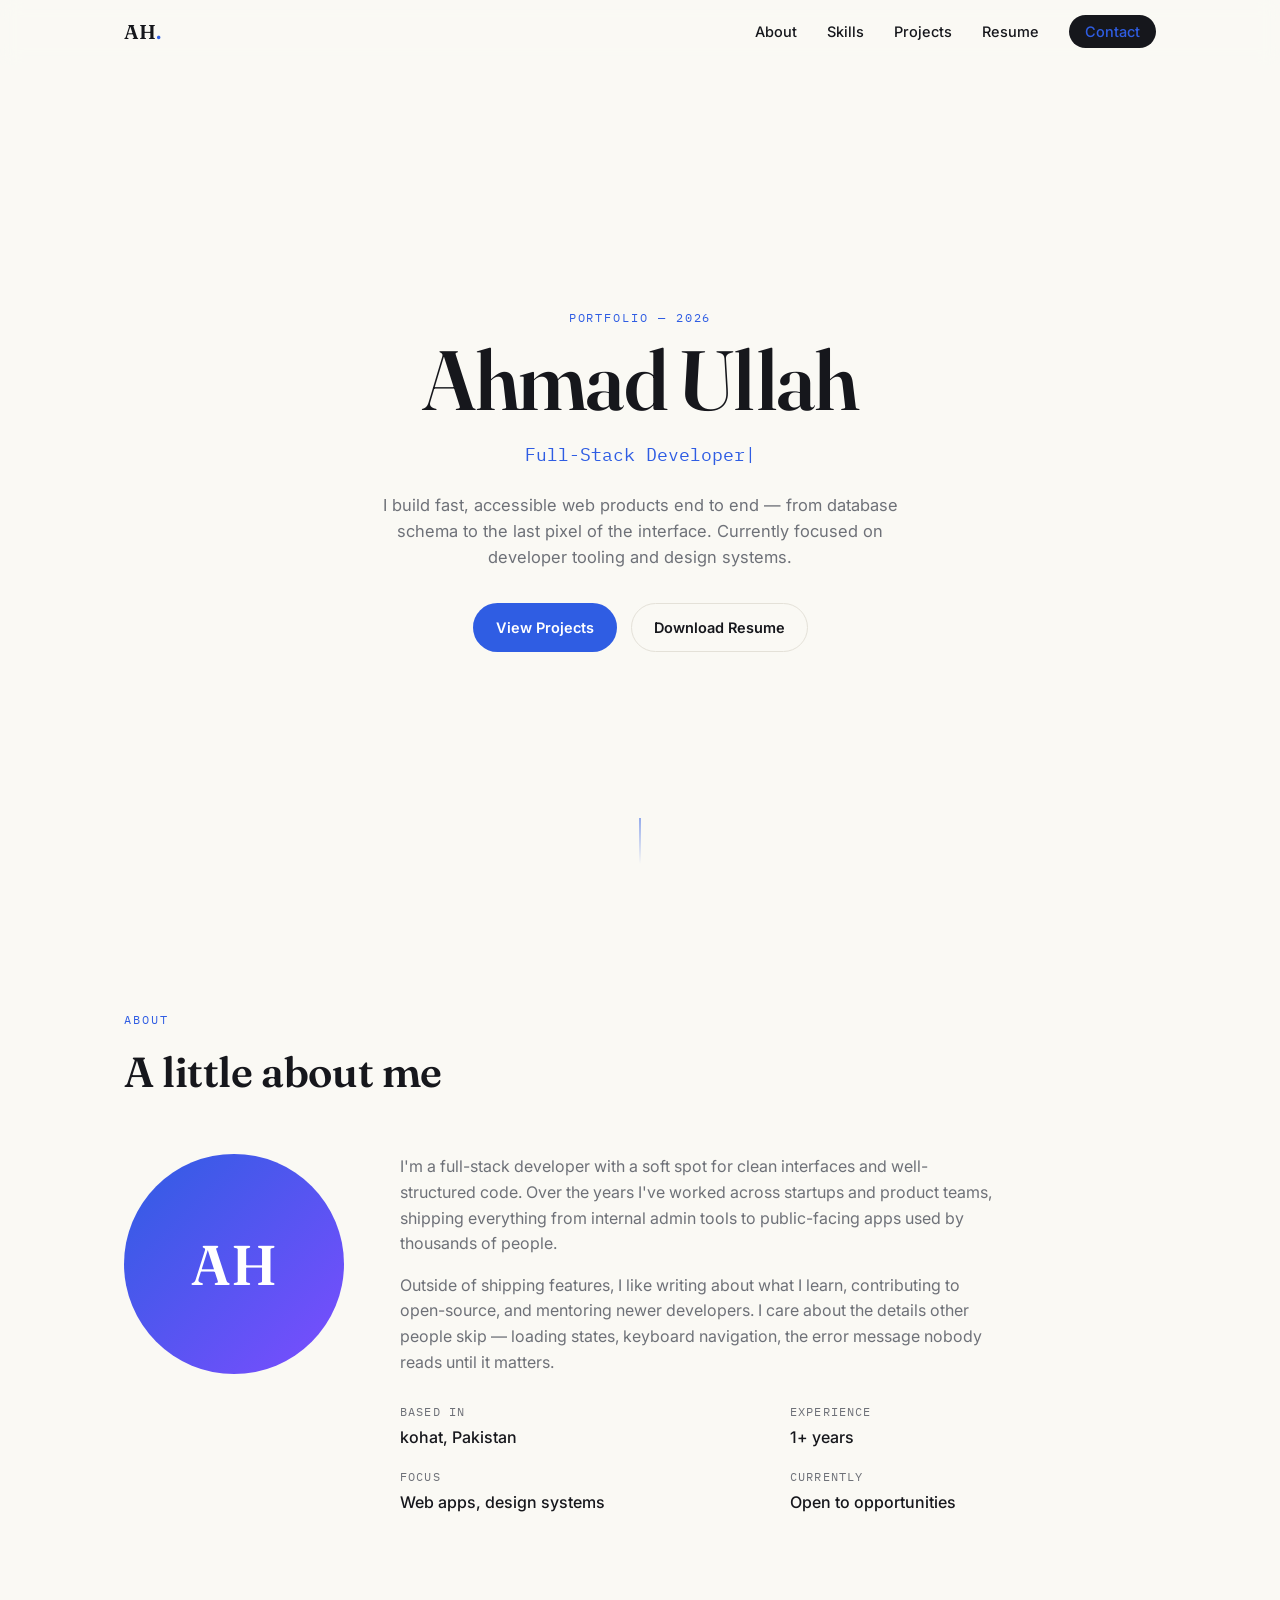
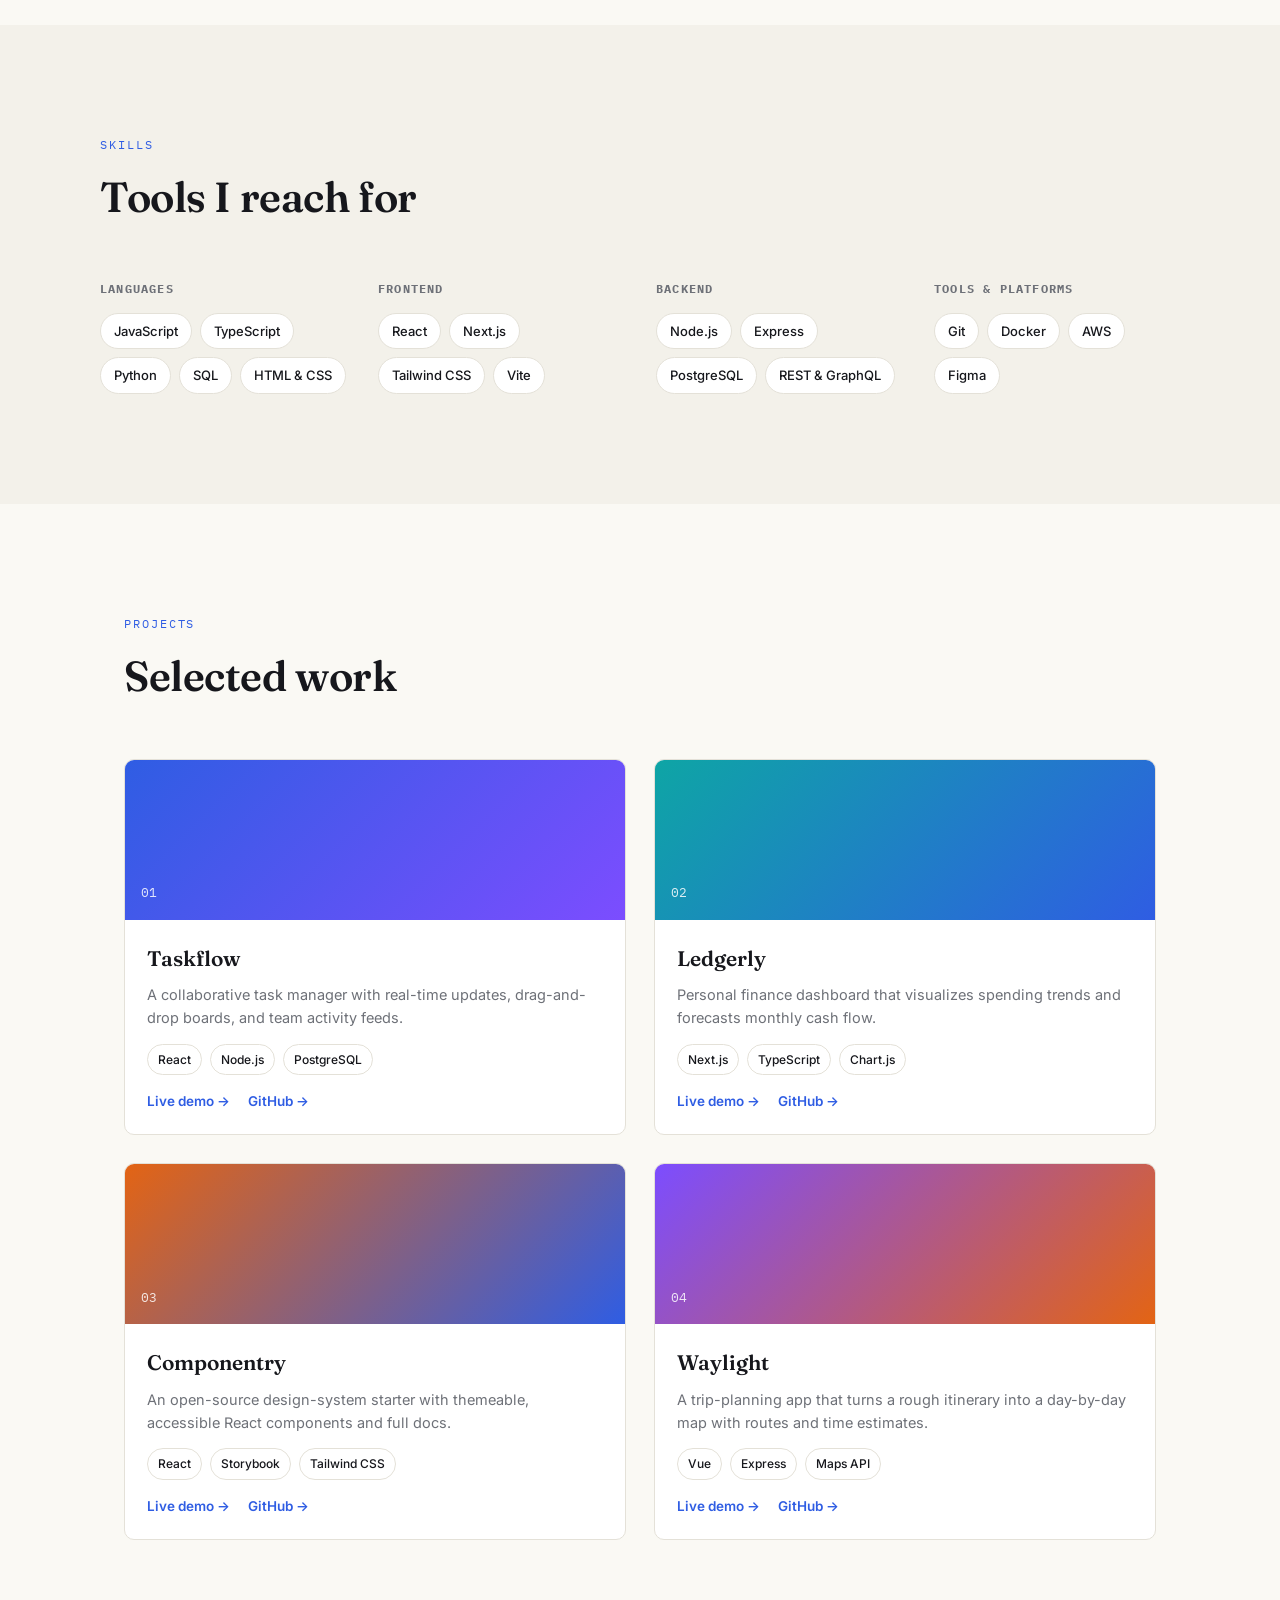
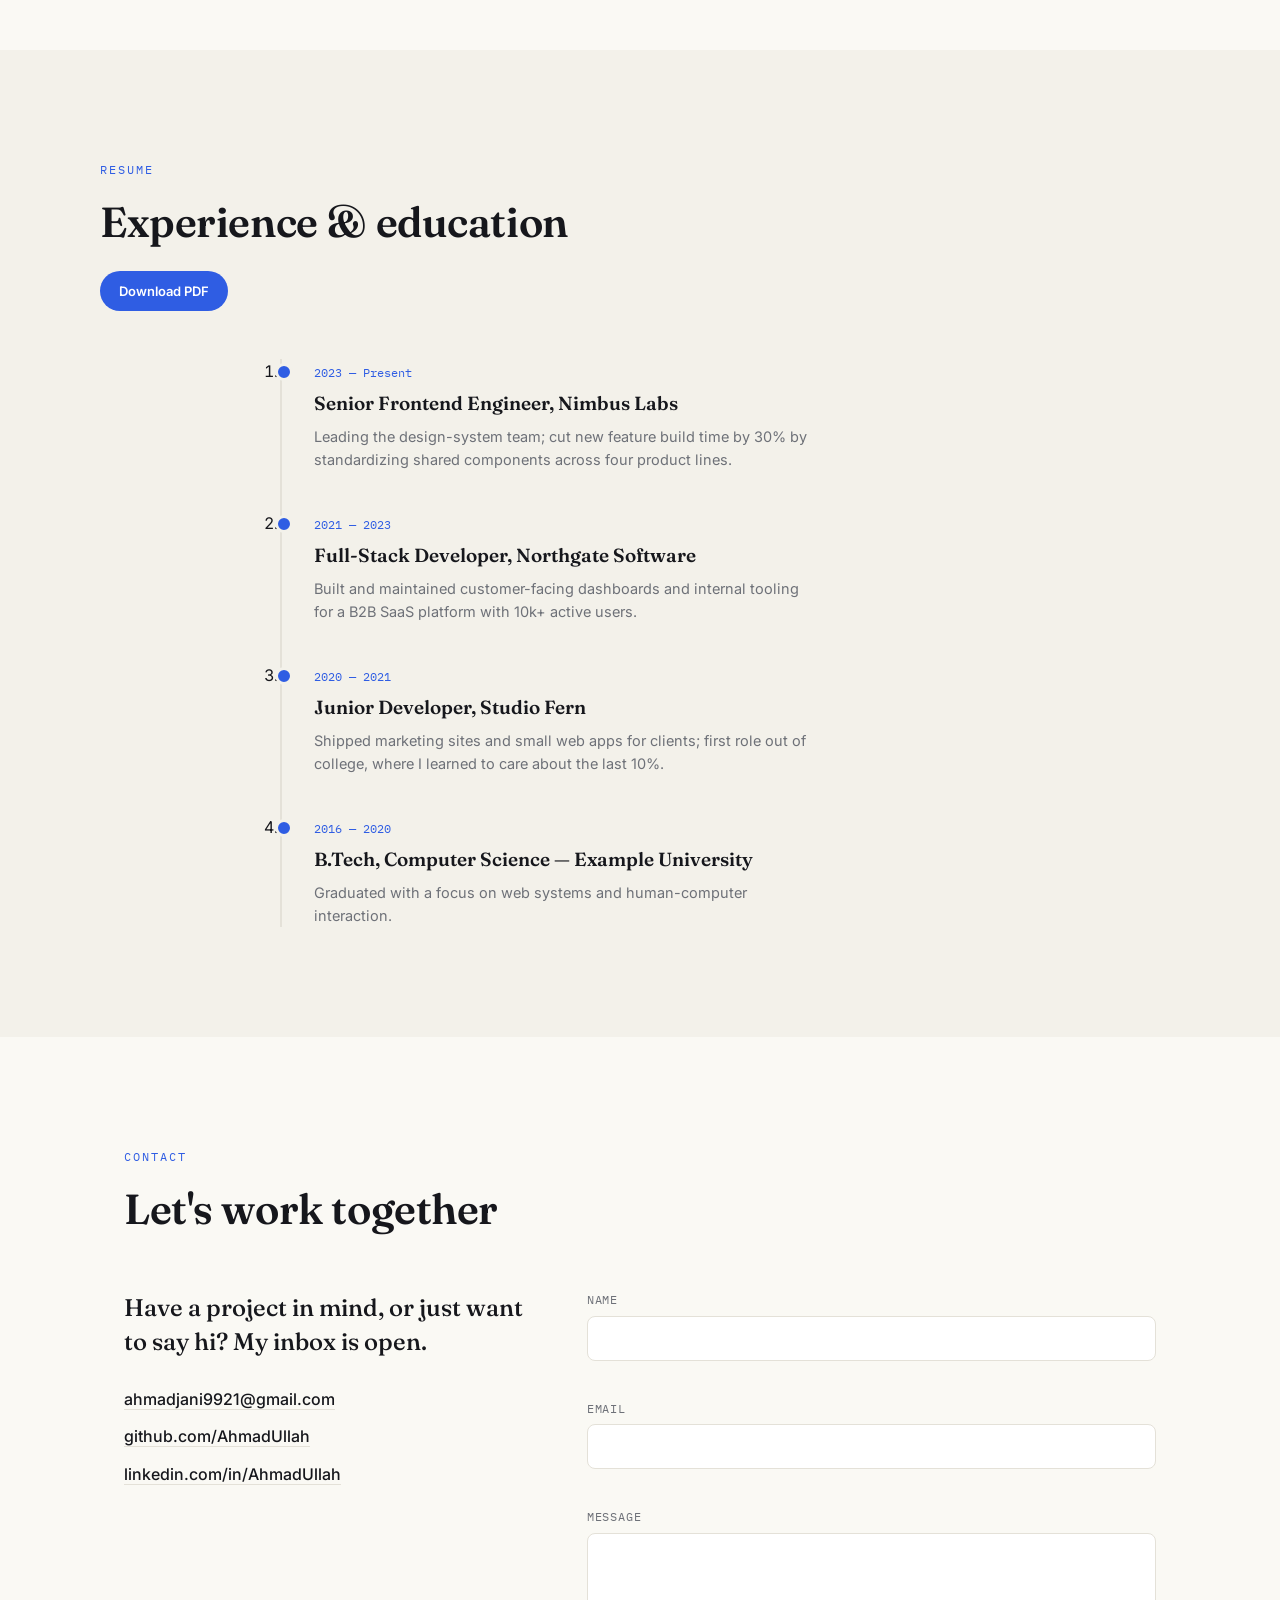
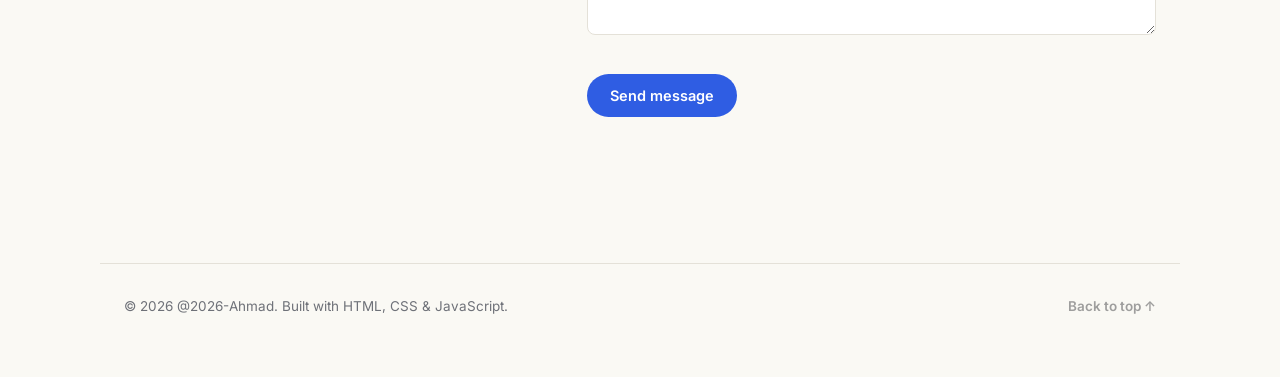
<file: Index.html>
<!DOCTYPE html>
<html lang="en">
<head>
<meta charset="UTF-8" />
<meta name="viewport" content="width=device-width, initial-scale=1.0" />
<title>Ahmad Ullah — Full-Stack Developer</title>
<meta name="description" content="Portfolio of Ahmad Ullah — full-stack developer. Projects, skills, resume and contact." />

<!-- Fonts: Fraunces (serif display), Inter (body), IBM Plex Mono (labels/tags) -->
<link rel="preconnect" href="https://fonts.googleapis.com" />
<link href="https://fonts.googleapis.com/css2?family=Fraunces:opsz,wght@9..144,300;9..144,500;9..144,600;9..144,700&family=Inter:wght@400;500;600&family=IBM+Plex+Mono:wght@400;500&display=swap" rel="stylesheet" />

<link rel="stylesheet" href="styles.css" />
</head>
<body>

<!-- ============ NAV ============ -->
<header class="site-header" id="siteHeader">
  <nav class="nav">
    <a href="#home" class="nav__logo">AH<span class="nav__logo-dot">.</span></a>

    <button class="nav__toggle" id="navToggle" aria-label="Toggle menu" aria-expanded="false">
      <span></span><span></span><span></span>
    </button>

    <ul class="nav__links" id="navLinks">
      <li><a href="#about" class="nav__link">About</a></li>
      <li><a href="#skills" class="nav__link">Skills</a></li>
      <li><a href="#projects" class="nav__link">Projects</a></li>
      <li><a href="#resume" class="nav__link">Resume</a></li>
      <li><a href="#contact" class="nav__link nav__link--cta">Contact</a></li>
    </ul>
  </nav>
</header>

<main>

  <!-- ============ HERO ============ -->
  <section class="hero" id="home">
    <div class="hero__inner">
      <p class="eyebrow">PORTFOLIO — 2026</p>
      <h1 class="hero__name">Ahmad Ullah</h1>
      <p class="hero__role">
        <span id="typewriter"></span><span class="hero__cursor" aria-hidden="true">|</span>
      </p>
      <p class="hero__bio">
        I build fast, accessible web products end to end — from database schema
        to the last pixel of the interface. Currently focused on developer
        tooling and design systems.
      </p>
      <div class="hero__actions">
        <a href="#projects" class="btn btn--primary">View Projects</a>
        <a href="resume.pdf" class="btn btn--ghost" download>Download Resume</a>
      </div>
    </div>
    <a href="#about" class="scroll-cue" aria-label="Scroll to About section">
      <span></span>
    </a>
  </section>

  <!-- ============ ABOUT ============ -->
  <section class="section" id="about">
    <div class="section__head">
      <p class="eyebrow">About</p>
      <h2 class="section__title">A little about me</h2>
    </div>

    <div class="about">
      <div class="about__portrait reveal" aria-hidden="true">
        <span>AH</span>
      </div>

      <div class="about__content reveal">
        <p>
          I'm a full-stack developer with a soft spot for clean interfaces and
          well-structured code. Over the years I've worked across startups and
          product teams, shipping everything from internal admin tools to
          public-facing apps used by thousands of people.
        </p>
        <p>
          Outside of shipping features, I like writing about what I learn,
          contributing to open-source, and mentoring newer developers.
          I care about the details other people skip — loading states,
          keyboard navigation, the error message nobody reads until it matters.
        </p>

        <dl class="facts">
          <div class="facts__item">
            <dt>Based in</dt>
            <dd>kohat, Pakistan</dd>
          </div>
          <div class="facts__item">
            <dt>Experience</dt>
            <dd>1+ years</dd>
          </div>
          <div class="facts__item">
            <dt>Focus</dt>
            <dd>Web apps, design systems</dd>
          </div>
          <div class="facts__item">
            <dt>Currently</dt>
            <dd>Open to opportunities</dd>
          </div>
        </dl>
      </div>
    </div>
  </section>

  <!-- ============ SKILLS ============ -->
  <section class="section section--tint" id="skills">
    <div class="section__head">
      <p class="eyebrow">Skills</p>
      <h2 class="section__title">Tools I reach for</h2>
    </div>

    <div class="skills">
      <div class="skills__group reveal">
        <h3 class="skills__label">Languages</h3>
        <ul class="tags">
          <li class="tag">JavaScript</li>
          <li class="tag">TypeScript</li>
          <li class="tag">Python</li>
          <li class="tag">SQL</li>
          <li class="tag">HTML &amp; CSS</li>
        </ul>
      </div>

      <div class="skills__group reveal">
        <h3 class="skills__label">Frontend</h3>
        <ul class="tags">
          <li class="tag">React</li>
          <li class="tag">Next.js</li>
          <li class="tag">Tailwind CSS</li>
          <li class="tag">Vite</li>
        </ul>
      </div>

      <div class="skills__group reveal">
        <h3 class="skills__label">Backend</h3>
        <ul class="tags">
          <li class="tag">Node.js</li>
          <li class="tag">Express</li>
          <li class="tag">PostgreSQL</li>
          <li class="tag">REST &amp; GraphQL</li>
        </ul>
      </div>

      <div class="skills__group reveal">
        <h3 class="skills__label">Tools &amp; Platforms</h3>
        <ul class="tags">
          <li class="tag">Git</li>
          <li class="tag">Docker</li>
          <li class="tag">AWS</li>
          <li class="tag">Figma</li>
        </ul>
      </div>
    </div>
  </section>

  <!-- ============ PROJECTS ============ -->
  <section class="section" id="projects">
    <div class="section__head">
      <p class="eyebrow">Projects</p>
      <h2 class="section__title">Selected work</h2>
    </div>

    <div class="projects">

      <article class="project-card reveal">
        <div class="project-card__thumb" style="--from:#2F5DE3; --to:#7C4DFF;">
          <span>01</span>
        </div>
        <div class="project-card__body">
          <h3 class="project-card__title">Taskflow</h3>
          <p class="project-card__desc">
            A collaborative task manager with real-time updates, drag-and-drop
            boards, and team activity feeds.
          </p>
          <ul class="tags tags--small">
            <li class="tag">React</li>
            <li class="tag">Node.js</li>
            <li class="tag">PostgreSQL</li>
          </ul>
          <div class="project-card__links">
            <a href="#" class="link-arrow">Live demo →</a>
            <a href="#" class="link-arrow">GitHub →</a>
          </div>
        </div>
      </article>

      <article class="project-card reveal">
        <div class="project-card__thumb" style="--from:#0EA5A5; --to:#2F5DE3;">
          <span>02</span>
        </div>
        <div class="project-card__body">
          <h3 class="project-card__title">Ledgerly</h3>
          <p class="project-card__desc">
            Personal finance dashboard that visualizes spending trends and
            forecasts monthly cash flow.
          </p>
          <ul class="tags tags--small">
            <li class="tag">Next.js</li>
            <li class="tag">TypeScript</li>
            <li class="tag">Chart.js</li>
          </ul>
          <div class="project-card__links">
            <a href="#" class="link-arrow">Live demo →</a>
            <a href="#" class="link-arrow">GitHub →</a>
          </div>
        </div>
      </article>

      <article class="project-card reveal">
        <div class="project-card__thumb" style="--from:#E36414; --to:#2F5DE3;">
          <span>03</span>
        </div>
        <div class="project-card__body">
          <h3 class="project-card__title">Componentry</h3>
          <p class="project-card__desc">
            An open-source design-system starter with themeable, accessible
            React components and full docs.
          </p>
          <ul class="tags tags--small">
            <li class="tag">React</li>
            <li class="tag">Storybook</li>
            <li class="tag">Tailwind CSS</li>
          </ul>
          <div class="project-card__links">
            <a href="#" class="link-arrow">Live demo →</a>
            <a href="#" class="link-arrow">GitHub →</a>
          </div>
        </div>
      </article>

      <article class="project-card reveal">
        <div class="project-card__thumb" style="--from:#7C4DFF; --to:#E36414;">
          <span>04</span>
        </div>
        <div class="project-card__body">
          <h3 class="project-card__title">Waylight</h3>
          <p class="project-card__desc">
            A trip-planning app that turns a rough itinerary into a day-by-day
            map with routes and time estimates.
          </p>
          <ul class="tags tags--small">
            <li class="tag">Vue</li>
            <li class="tag">Express</li>
            <li class="tag">Maps API</li>
          </ul>
          <div class="project-card__links">
            <a href="#" class="link-arrow">Live demo →</a>
            <a href="#" class="link-arrow">GitHub →</a>
          </div>
        </div>
      </article>

    </div>
  </section>

  <!-- ============ RESUME ============ -->
  <section class="section section--tint" id="resume">
    <div class="section__head">
      <p class="eyebrow">Resume</p>
      <h2 class="section__title">Experience &amp; education</h2>
      <a href="resume.pdf" class="btn btn--primary btn--small" download>Download PDF</a>
    </div>

    <ol class="timeline">
      <li class="timeline__item reveal">
        <div class="timeline__date">2023 — Present</div>
        <h3 class="timeline__title">Senior Frontend Engineer, Nimbus Labs</h3>
        <p class="timeline__desc">
          Leading the design-system team; cut new feature build time by 30%
          by standardizing shared components across four product lines.
        </p>
      </li>
      <li class="timeline__item reveal">
        <div class="timeline__date">2021 — 2023</div>
        <h3 class="timeline__title">Full-Stack Developer, Northgate Software</h3>
        <p class="timeline__desc">
          Built and maintained customer-facing dashboards and internal tooling
          for a B2B SaaS platform with 10k+ active users.
        </p>
      </li>
      <li class="timeline__item reveal">
        <div class="timeline__date">2020 — 2021</div>
        <h3 class="timeline__title">Junior Developer, Studio Fern</h3>
        <p class="timeline__desc">
          Shipped marketing sites and small web apps for clients; first role
          out of college, where I learned to care about the last 10%.
        </p>
      </li>
      <li class="timeline__item reveal">
        <div class="timeline__date">2016 — 2020</div>
        <h3 class="timeline__title">B.Tech, Computer Science — Example University</h3>
        <p class="timeline__desc">
          Graduated with a focus on web systems and human-computer
          interaction.
        </p>
      </li>
    </ol>
  </section>

  <!-- ============ CONTACT ============ -->
  <section class="section" id="contact">
    <div class="section__head">
      <p class="eyebrow">Contact</p>
      <h2 class="section__title">Let's work together</h2>
    </div>

    <div class="contact">
      <div class="contact__info reveal">
        <p class="contact__lead">
          Have a project in mind, or just want to say hi? My inbox is open.
        </p>
        <ul class="contact__list">
          <li>
            <a href="mailto:hello@alexrivera.dev">ahmadjani9921@gmail.com</a>
          </li>
          <li>
            <a href="https://github.com/" target="_blank" rel="noopener noreferrer">github.com/AhmadUllah</a>
          </li>
          <li>
            <a href="https://linkedin.com/" target="_blank" rel="noopener noreferrer">linkedin.com/in/AhmadUllah</a>
          </li>
        </ul>
      </div>

      <form class="contact__form reveal" id="contactForm" novalidate>
        <div class="field">
          <label for="name">Name</label>
          <input type="text" id="name" name="name" required />
          <span class="field__error" id="nameError"></span>
        </div>
        <div class="field">
          <label for="email">Email</label>
          <input type="email" id="email" name="email" required />
          <span class="field__error" id="emailError"></span>
        </div>
        <div class="field">
          <label for="message">Message</label>
          <textarea id="message" name="message" rows="4" required></textarea>
          <span class="field__error" id="messageError"></span>
        </div>
        <button type="submit" class="btn btn--primary">Send message</button>
        <p class="contact__status" id="formStatus" role="status" aria-live="polite"></p>
      </form>
    </div>
  </section>

</main>

<!-- ============ FOOTER ============ -->
<footer class="site-footer">
  <p>© <span id="year"></span> @2026-Ahmad. Built with HTML, CSS &amp; JavaScript.</p>
  <a href="#home" class="back-to-top" id="backToTop">Back to top ↑</a>
</footer>

<script src="script.js"></script>
</body>
</html>
</file>
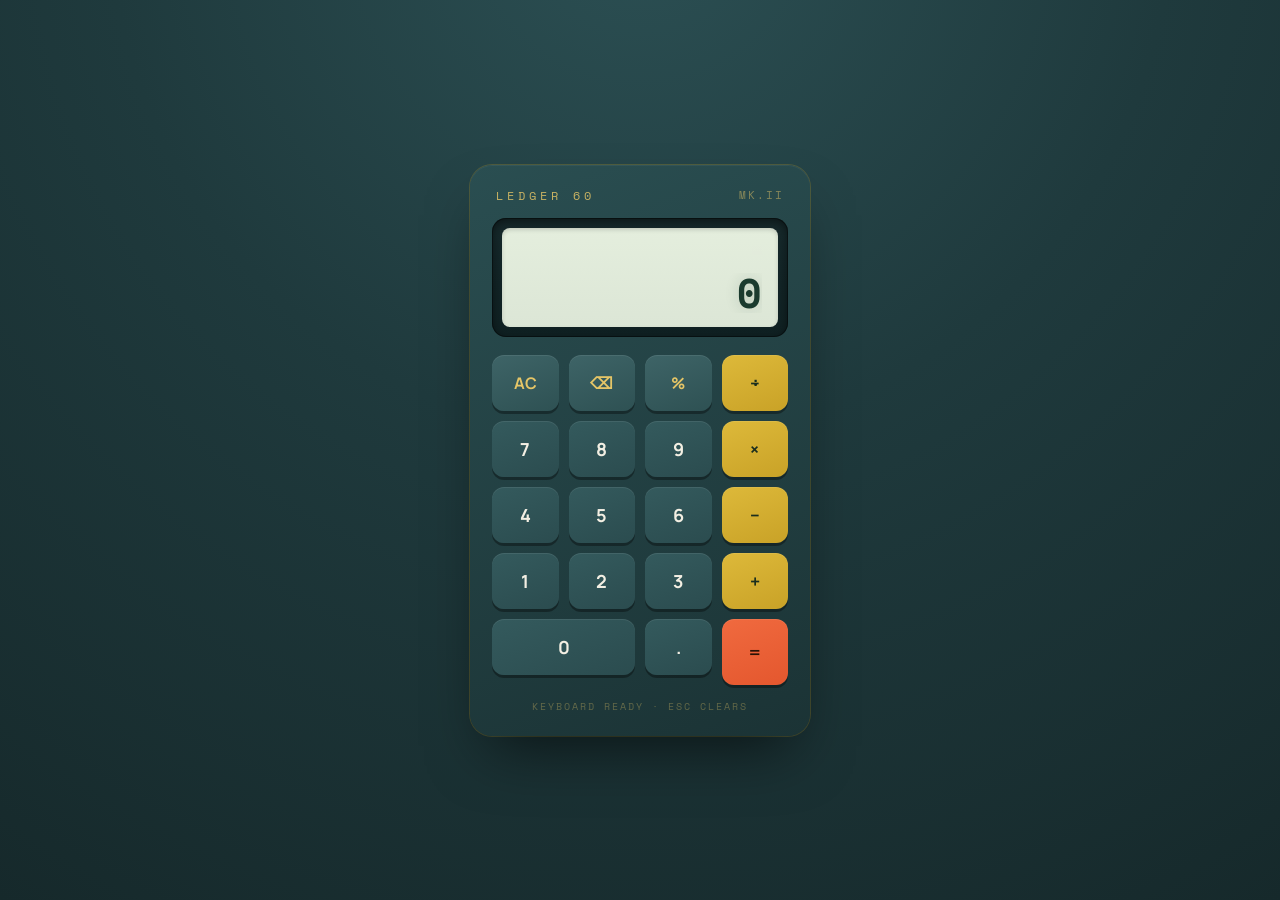
<file: Calculator.html>
<!DOCTYPE html>
<html lang="en">
<head>
<meta charset="UTF-8">
<meta name="viewport" content="width=device-width, initial-scale=1.0">
<title>Calculator</title>
<style>
  @import url('https://fonts.googleapis.com/css2?family=Space+Mono:wght@400;700&family=Manrope:wght@500;700;800&display=swap');

  :root{
    --body-bg: #1F3A3D;
    --body-bg-2: #16292B;
    --case-bg: #24444750;
    --brass: #C9A227;
    --brass-light: #E5C567;
    --display-bg: #DCE6D6;
    --display-ink: #1B3B2E;
    --key-dark: #2B4C4F;
    --key-dark-hi: #345A5D;
    --key-op: #C9A227;
    --key-op-hi: #DDB93A;
    --key-eq: #E4572E;
    --key-eq-hi: #F06A3F;
    --ivory: #F3EFE3;
  }

  *{ box-sizing: border-box; }

  html, body{
    height: 100%;
    margin: 0;
  }

  body{
    display: flex;
    align-items: center;
    justify-content: center;
    min-height: 100vh;
    background:
      radial-gradient(circle at 50% -10%, #2C5054 0%, var(--body-bg) 45%, var(--body-bg-2) 100%);
    font-family: 'Manrope', sans-serif;
    padding: 24px;
  }

  .calculator{
    width: 340px;
    background: linear-gradient(160deg, #2A4E51, #1B3335);
    border-radius: 22px;
    padding: 22px;
    box-shadow:
      0 30px 60px -20px rgba(0,0,0,0.6),
      0 0 0 1px rgba(201,162,39,0.25),
      inset 0 1px 0 rgba(255,255,255,0.05);
    position: relative;
  }

  .brand{
    display: flex;
    justify-content: space-between;
    align-items: center;
    padding: 0 4px 14px 4px;
    color: var(--brass-light);
  }

  .brand .name{
    font-family: 'Space Mono', monospace;
    font-size: 12px;
    letter-spacing: 4px;
    text-transform: uppercase;
    opacity: 0.85;
  }

  .brand .model{
    font-family: 'Space Mono', monospace;
    font-size: 11px;
    opacity: 0.5;
    letter-spacing: 2px;
  }

  .display-wrap{
    background: linear-gradient(180deg, #16292B, #0F2022);
    border-radius: 14px;
    padding: 10px;
    margin-bottom: 18px;
    box-shadow: inset 0 3px 10px rgba(0,0,0,0.5), inset 0 0 0 1px rgba(0,0,0,0.4);
  }

  .screen{
    background: linear-gradient(180deg, #E4EEDD, var(--display-bg));
    border-radius: 8px;
    padding: 18px 16px 14px;
    min-height: 96px;
    display: flex;
    flex-direction: column;
    justify-content: flex-end;
    gap: 6px;
    overflow: hidden;
    box-shadow: inset 0 2px 4px rgba(0,0,0,0.15);
  }

  .expression{
    font-family: 'Space Mono', monospace;
    font-size: 14px;
    color: #4C6355;
    min-height: 18px;
    text-align: right;
    letter-spacing: 1px;
    white-space: nowrap;
    overflow-x: auto;
    opacity: 0.85;
  }

  .result{
    font-family: 'Space Mono', monospace;
    font-weight: 700;
    font-size: 40px;
    color: var(--display-ink);
    text-align: right;
    line-height: 1;
    letter-spacing: 1px;
    white-space: nowrap;
    overflow-x: auto;
    text-shadow: 0 0 14px rgba(27,59,46,0.18);
  }

  .keys{
    display: grid;
    grid-template-columns: repeat(4, 1fr);
    gap: 10px;
  }

  button{
    border: none;
    border-radius: 12px;
    font-family: 'Manrope', sans-serif;
    font-weight: 700;
    font-size: 18px;
    padding: 16px 0;
    cursor: pointer;
    color: var(--ivory);
    background: linear-gradient(160deg, var(--key-dark-hi), var(--key-dark));
    box-shadow: 0 3px 0 rgba(0,0,0,0.35), inset 0 1px 0 rgba(255,255,255,0.08);
    transition: transform 0.04s ease, box-shadow 0.04s ease, filter 0.15s ease;
    -webkit-tap-highlight-color: transparent;
  }

  button:hover{ filter: brightness(1.08); }

  button:active,
  button.pressed{
    transform: translateY(3px);
    box-shadow: 0 0 0 rgba(0,0,0,0.35), inset 0 1px 0 rgba(255,255,255,0.08);
  }

  .btn-op{
    background: linear-gradient(160deg, var(--key-op-hi), var(--key-op));
    color: #1B2E1E;
  }

  .btn-fn{
    background: linear-gradient(160deg, #3E6467, #2E5153);
    color: var(--brass-light);
    font-size: 16px;
  }

  .btn-eq{
    background: linear-gradient(160deg, var(--key-eq-hi), var(--key-eq));
    color: #2A1206;
    grid-row: span 2;
    height: 100%;
  }

  .btn-zero{
    grid-column: span 2;
  }

  .keys > .row-span-helper{ display: contents; }

  footer{
    text-align: center;
    margin-top: 14px;
    font-family: 'Space Mono', monospace;
    font-size: 10px;
    letter-spacing: 2px;
    color: rgba(229,197,103,0.35);
  }

  @media (prefers-reduced-motion: reduce){
    button{ transition: none; }
  }
</style>
</head>
<body>

<div class="calculator" role="application" aria-label="Calculator">
  <div class="brand">
    <span class="name">Ledger&nbsp;60</span>
    <span class="model">MK.II</span>
  </div>

  <div class="display-wrap">
    <div class="screen">
      <div class="expression" id="expression" aria-hidden="true">&nbsp;</div>
      <div class="result" id="result">0</div>
    </div>
  </div>

  <div class="keys">
    <button class="btn-fn" data-action="clear">AC</button>
    <button class="btn-fn" data-action="backspace">⌫</button>
    <button class="btn-fn" data-action="percent">%</button>
    <button class="btn-op" data-action="operator" data-value="÷">÷</button>

    <button data-action="number" data-value="7">7</button>
    <button data-action="number" data-value="8">8</button>
    <button data-action="number" data-value="9">9</button>
    <button class="btn-op" data-action="operator" data-value="×">×</button>

    <button data-action="number" data-value="4">4</button>
    <button data-action="number" data-value="5">5</button>
    <button data-action="number" data-value="6">6</button>
    <button class="btn-op" data-action="operator" data-value="−">−</button>

    <button data-action="number" data-value="1">1</button>
    <button data-action="number" data-value="2">2</button>
    <button data-action="number" data-value="3">3</button>
    <button class="btn-op" data-action="operator" data-value="+">+</button>

    <button class="btn-zero" data-action="number" data-value="0">0</button>
    <button data-action="decimal">.</button>
    <button class="btn-eq" data-action="equals">=</button>
  </div>

  <footer>KEYBOARD READY · ESC CLEARS</footer>
</div>

<script>
(function(){
  const expressionEl = document.getElementById('expression');
  const resultEl = document.getElementById('result');

  let current = "0";        // number currently being typed / shown
  let previous = null;      // stored operand
  let operator = null;      // pending operator symbol
  let justEvaluated = false; // true right after "="

  const opMap = { "+": (a,b)=>a+b, "−": (a,b)=>a-b, "×": (a,b)=>a*b, "÷": (a,b)=> b === 0 ? NaN : a/b };

  function formatNumber(num){
    if (Number.isNaN(num)) return "Error";
    if (!isFinite(num)) return "Error";
    // avoid long float tails
    let str = String(Math.round(num * 1e10) / 1e10);
    if (str.length > 12) {
      str = num.toExponential(5);
    }
    return str;
  }

  function updateDisplay(){
    resultEl.textContent = current;
    if (operator && previous !== null){
      expressionEl.textContent = `${formatNumber(previous)} ${operator}`;
    } else {
      expressionEl.textContent = "\u00A0";
    }
    // auto-shrink long numbers
    const len = current.length;
    resultEl.style.fontSize = len > 9 ? "26px" : len > 7 ? "32px" : "40px";
  }

  function inputDigit(d){
    if (justEvaluated){
      current = "0";
      previous = null;
      operator = null;
      justEvaluated = false;
    }
    if (current === "0"){
      current = d;
    } else {
      if (current.replace('-','').replace('.','').length >= 12) return;
      current += d;
    }
    updateDisplay();
  }

  function inputDecimal(){
    if (justEvaluated){
      current = "0";
      previous = null;
      operator = null;
      justEvaluated = false;
    }
    if (!current.includes(".")) {
      current += ".";
      updateDisplay();
    }
  }

  function chooseOperator(op){
    if (operator && previous !== null && !justEvaluated){
      // chain: evaluate first
      const result = opMap[operator](previous, parseFloat(current));
      previous = result;
      current = formatNumber(result);
    } else {
      previous = parseFloat(current);
    }
    operator = op;
    justEvaluated = false;
    current = "0";
    updateDisplay();
  }

  function equals(){
    if (operator === null || previous === null) return;
    const result = opMap[operator](previous, parseFloat(current));
    current = formatNumber(result);
    expressionEl.textContent = "\u00A0";
    previous = null;
    operator = null;
    justEvaluated = true;
    updateDisplay();
  }

  function clearAll(){
    current = "0";
    previous = null;
    operator = null;
    justEvaluated = false;
    updateDisplay();
  }

  function backspace(){
    if (justEvaluated) return;
    if (current.length <= 1 || (current.length === 2 && current.startsWith('-'))){
      current = "0";
    } else {
      current = current.slice(0, -1);
    }
    updateDisplay();
  }

  function percent(){
    const val = parseFloat(current) / 100;
    current = formatNumber(val);
    updateDisplay();
  }

  function flash(btn){
    btn.classList.add('pressed');
    setTimeout(()=> btn.classList.remove('pressed'), 90);
  }

  document.querySelectorAll('button').forEach(btn => {
    btn.addEventListener('click', () => {
      const action = btn.dataset.action;
      flash(btn);
      switch(action){
        case 'number': inputDigit(btn.dataset.value); break;
        case 'decimal': inputDecimal(); break;
        case 'operator': chooseOperator(btn.dataset.value); break;
        case 'equals': equals(); break;
        case 'clear': clearAll(); break;
        case 'backspace': backspace(); break;
        case 'percent': percent(); break;
      }
    });
  });

  const keyToButton = {
    '+': '[data-action="operator"][data-value="+"]',
    '-': '[data-action="operator"][data-value="−"]',
    '*': '[data-action="operator"][data-value="×"]',
    '/': '[data-action="operator"][data-value="÷"]',
    'Enter': '[data-action="equals"]',
    '=': '[data-action="equals"]',
    'Escape': '[data-action="clear"]',
    'Backspace': '[data-action="backspace"]',
    '.': '[data-action="decimal"]',
    '%': '[data-action="percent"]',
  };

  window.addEventListener('keydown', (e) => {
    let selector = null;
    if (e.key >= '0' && e.key <= '9'){
      selector = `[data-action="number"][data-value="${e.key}"]`;
    } else if (keyToButton[e.key]){
      selector = keyToButton[e.key];
      e.preventDefault();
    }
    if (!selector) return;
    const btn = document.querySelector(selector);
    if (btn){
      btn.click();
    }
  });

  updateDisplay();
})();
</script>

</body>
</html>
</file>
<file: styles.css>
/* =========================================================
   Ahmad ullah — Portfolio
   Design tokens
   Color:
     --bg          #FAF9F4  page background (warm paper)
     --surface     #FFFFFF  card surfaces
     --tint        #F3F1EA  tinted section background
     --ink         #16171C  primary text
     --muted       #6E7178  secondary text
     --accent      #2F5DE3  electric indigo — primary accent
     --accent-soft #E7ECFB  pale indigo tint
     --line        #E4E1D8  hairline rule color
   Type:
     display -> 'Fraunces' (serif, variable optical size)
     body    -> 'Inter'
     labels  -> 'IBM Plex Mono'
   ========================================================= */

:root {
  --bg: #faf9f4;
  --surface: #ffffff;
  --tint: #f3f1ea;
  --ink: #16171c;
  --muted: #6e7178;
  --accent: #2f5de3;
  --accent-ink: #16234f;
  --accent-soft: #e7ecfb;
  --line: #e4e1d8;

  --max-width: 1080px;
  --radius: 10px;
}

* {
  margin: 0;
  padding: 0;
  box-sizing: border-box;
}

html {
  scroll-behavior: smooth;
}

body {
  background: var(--bg);
  color: var(--ink);
  font-family: 'Inter', sans-serif;
  font-size: 16px;
  line-height: 1.6;
  -webkit-font-smoothing: antialiased;
}

img {
  max-width: 100%;
  display: block;
}

a {
  color: inherit;
  text-decoration: none;
}

ul {
  list-style: none;
}

/* Offsets anchor scrolling so section titles clear the fixed header */
section[id],
main [id] {
  scroll-margin-top: 84px;
}

.eyebrow {
  font-family: 'IBM Plex Mono', monospace;
  font-size: 12px;
  letter-spacing: 0.16em;
  text-transform: uppercase;
  color: var(--accent);
  margin-bottom: 10px;
}

/* ===================== Buttons ===================== */

.btn {
  display: inline-flex;
  align-items: center;
  gap: 6px;
  padding: 12px 22px;
  border-radius: 999px;
  font-family: 'Inter', sans-serif;
  font-weight: 600;
  font-size: 14.5px;
  border: 1.5px solid transparent;
  cursor: pointer;
  transition: transform 0.18s ease, background 0.18s ease, border-color 0.18s ease, box-shadow 0.18s ease;
}

.btn--primary {
  background: var(--accent);
  color: #fff;
}

.btn--primary:hover {
  transform: translateY(-2px);
  box-shadow: 0 10px 24px rgba(47, 93, 227, 0.28);
}

.btn--ghost {
  background: transparent;
  color: var(--ink);
  border-color: var(--line);
}

.btn--ghost:hover {
  border-color: var(--accent);
  color: var(--accent);
  transform: translateY(-2px);
}

.btn--small {
  padding: 9px 18px;
  font-size: 13px;
  margin-top: 14px;
}

/* ===================== Header / Nav ===================== */

.site-header {
  position: fixed;
  top: 0;
  left: 0;
  right: 0;
  z-index: 100;
  background: rgba(250, 249, 244, 0.85);
  backdrop-filter: blur(10px);
  border-bottom: 1px solid transparent;
  transition: border-color 0.25s ease, box-shadow 0.25s ease;
}

.site-header.is-scrolled {
  border-bottom-color: var(--line);
  box-shadow: 0 4px 24px rgba(20, 20, 20, 0.04);
}

.nav {
  max-width: var(--max-width);
  margin: 0 auto;
  padding: 16px 24px;
  display: flex;
  align-items: center;
  justify-content: space-between;
}

.nav__logo {
  font-family: 'Fraunces', serif;
  font-weight: 600;
  font-size: 20px;
}

.nav__logo-dot {
  color: var(--accent);
}

.nav__links {
  display: flex;
  align-items: center;
  gap: 30px;
}

.nav__link {
  position: relative;
  font-size: 14.5px;
  font-weight: 500;
  color: var(--ink);
  padding-bottom: 3px;
}

.nav__link::after {
  content: "";
  position: absolute;
  left: 0;
  bottom: 0;
  width: 0;
  height: 1.5px;
  background: var(--accent);
  transition: width 0.25s ease;
}

.nav__link:hover::after,
.nav__link.is-active::after {
  width: 100%;
}

.nav__link.is-active {
  color: var(--accent);
}

.nav__link--cta {
  background: var(--ink);
  color: #fff;
  padding: 8px 16px;
  border-radius: 999px;
}

.nav__link--cta::after {
  display: none;
}

.nav__link--cta:hover {
  background: var(--accent);
}

.nav__toggle {
  display: none;
  flex-direction: column;
  gap: 5px;
  background: none;
  border: none;
  cursor: pointer;
  padding: 6px;
}

.nav__toggle span {
  width: 22px;
  height: 2px;
  background: var(--ink);
  transition: transform 0.25s ease, opacity 0.25s ease;
}

/* ===================== Hero ===================== */

.hero {
  min-height: 100vh;
  display: flex;
  flex-direction: column;
  align-items: center;
  justify-content: center;
  text-align: center;
  padding: 120px 24px 60px;
  position: relative;
}

.hero__inner {
  max-width: 680px;
}

.hero__name {
  font-family: 'Fraunces', serif;
  font-weight: 600;
  font-size: clamp(48px, 9vw, 84px);
  line-height: 1.02;
  letter-spacing: -0.02em;
}

.hero__role {
  font-family: 'IBM Plex Mono', monospace;
  font-size: clamp(15px, 2.4vw, 18px);
  color: var(--accent);
  margin: 18px 0 22px;
  min-height: 24px;
}

.hero__cursor {
  animation: blink 1s step-end infinite;
  color: var(--accent);
}

@keyframes blink {
  0%, 100% { opacity: 1; }
  50% { opacity: 0; }
}

.hero__bio {
  color: var(--muted);
  font-size: 16.5px;
  max-width: 520px;
  margin: 0 auto 32px;
}

.hero__actions {
  display: flex;
  gap: 14px;
  justify-content: center;
  flex-wrap: wrap;
}

.scroll-cue {
  position: absolute;
  bottom: 36px;
  left: 50%;
  transform: translateX(-50%);
}

.scroll-cue span {
  display: block;
  width: 1px;
  height: 46px;
  background: linear-gradient(var(--accent), transparent);
  animation: cue 1.8s ease-in-out infinite;
}

@keyframes cue {
  0% { transform: scaleY(0); transform-origin: top; opacity: 0; }
  40% { transform: scaleY(1); transform-origin: top; opacity: 1; }
  60% { transform: scaleY(1); transform-origin: bottom; opacity: 1; }
  100% { transform: scaleY(0); transform-origin: bottom; opacity: 0; }
}

/* ===================== Section shell ===================== */

.section {
  max-width: var(--max-width);
  margin: 0 auto;
  padding: 110px 24px;
}

.section--tint {
  max-width: none;
  background: var(--tint);
}

.section--tint > * {
  max-width: var(--max-width);
  margin-left: auto;
  margin-right: auto;
}

.section__head {
  margin-bottom: 48px;
}

.section__title {
  font-family: 'Fraunces', serif;
  font-weight: 600;
  font-size: clamp(30px, 4vw, 42px);
  letter-spacing: -0.01em;
}

/* ===================== Scroll-reveal ===================== */

.reveal {
  opacity: 0;
  transform: translateY(24px);
  transition: opacity 0.7s ease, transform 0.7s ease;
}

.reveal.is-visible {
  opacity: 1;
  transform: translateY(0);
}


/* ===================== About ===================== */

.about {
  display: grid;
  grid-template-columns: 220px 1fr;
  gap: 56px;
  align-items: start;
}

.about__portrait {
  width: 220px;
  height: 220px;
  border-radius: 50%;
  background: linear-gradient(135deg, var(--accent), #7c4dff);
  display: flex;
  align-items: center;
  justify-content: center;
  color: #fff;
  font-family: 'Fraunces', serif;
  font-size: 56px;
  font-weight: 600;
}

.about__content p {
  color: var(--muted);
  margin-bottom: 16px;
  max-width: 60ch;
}

.facts {
  margin-top: 28px;
  display: grid;
  grid-template-columns: 1fr 1fr;
  gap: 18px 24px;
}

.facts__item dt {
  font-family: 'IBM Plex Mono', monospace;
  font-size: 11.5px;
  text-transform: uppercase;
  letter-spacing: 0.1em;
  color: var(--muted);
  margin-bottom: 3px;
}

.facts__item dd {
  font-weight: 500;
}

/* ===================== Skills ===================== */

.skills {
  display: grid;
  grid-template-columns: repeat(4, 1fr);
  gap: 32px;
}

.skills__label {
  font-family: 'IBM Plex Mono', monospace;
  font-size: 12px;
  text-transform: uppercase;
  letter-spacing: 0.1em;
  color: var(--muted);
  margin-bottom: 14px;
}

.tags {
  display: flex;
  flex-wrap: wrap;
  gap: 8px;
}

.tag {
  background: var(--surface);
  border: 1px solid var(--line);
  padding: 7px 13px;
  border-radius: 999px;
  font-size: 13px;
  font-weight: 500;
  transition: transform 0.18s ease, border-color 0.18s ease, color 0.18s ease, background 0.18s ease;
}

.tag:hover {
  border-color: var(--accent);
  color: var(--accent);
  background: var(--accent-soft);
  transform: translateY(-2px);
}

.tags--small .tag {
  padding: 5px 10px;
  font-size: 12px;
}

/* ===================== Projects ===================== */

.projects {
  display: grid;
  grid-template-columns: repeat(2, 1fr);
  gap: 28px;
}

.project-card {
  background: var(--surface);
  border: 1px solid var(--line);
  border-radius: var(--radius);
  overflow: hidden;
  transition: transform 0.25s ease, box-shadow 0.25s ease, border-color 0.25s ease;
}

.project-card:hover {
  transform: translateY(-6px);
  box-shadow: 0 20px 40px rgba(20, 20, 20, 0.08);
  border-color: transparent;
}

.project-card__thumb {
  height: 160px;
  background: linear-gradient(135deg, var(--from), var(--to));
  display: flex;
  align-items: flex-end;
  padding: 16px;
}

.project-card__thumb span {
  font-family: 'IBM Plex Mono', monospace;
  color: rgba(255, 255, 255, 0.85);
  font-size: 13px;
}

.project-card__body {
  padding: 22px;
}

.project-card__title {
  font-family: 'Fraunces', serif;
  font-size: 21px;
  font-weight: 600;
  margin-bottom: 8px;
}

.project-card__desc {
  color: var(--muted);
  font-size: 14.5px;
  margin-bottom: 14px;
}

.project-card__links {
  display: flex;
  gap: 18px;
  margin-top: 16px;
}

.link-arrow {
  font-size: 13.5px;
  font-weight: 600;
  color: var(--accent);
  transition: transform 0.18s ease, gap 0.18s ease;
  display: inline-block;
}

.link-arrow:hover {
  transform: translateX(3px);
}

/* ===================== Resume / Timeline ===================== */

.section__head .btn--small {
  display: block;
  width: fit-content;
}

.timeline {
  border-left: 2px solid var(--line);
  max-width: 720px;
}

.timeline__item {
  position: relative;
  padding: 0 0 40px 32px;
}

.timeline__item:last-child {
  padding-bottom: 0;
}

.timeline__item::before {
  content: "";
  position: absolute;
  left: -7px;
  top: 4px;
  width: 12px;
  height: 12px;
  border-radius: 50%;
  background: var(--accent);
  border: 3px solid var(--tint);
}

.timeline__date {
  font-family: 'IBM Plex Mono', monospace;
  font-size: 12px;
  color: var(--accent);
  margin-bottom: 6px;
}

.timeline__title {
  font-family: 'Fraunces', serif;
  font-size: 19px;
  font-weight: 600;
  margin-bottom: 6px;
}

.timeline__desc {
  color: var(--muted);
  font-size: 14.5px;
  max-width: 56ch;
}

/* ===================== Contact ===================== */

.contact {
  display: grid;
  grid-template-columns: 1fr 1.4fr;
  gap: 56px;
}

.contact__lead {
  font-family: 'Fraunces', serif;
  font-size: 24px;
  font-weight: 500;
  line-height: 1.4;
  margin-bottom: 28px;
}

.contact__list li {
  margin-bottom: 12px;
}

.contact__list a {
  font-weight: 500;
  border-bottom: 1px solid var(--line);
  transition: color 0.18s ease, border-color 0.18s ease;
}

.contact__list a:hover {
  color: var(--accent);
  border-color: var(--accent);
}

.contact__form {
  display: flex;
  flex-direction: column;
  gap: 18px;
}

.field {
  display: flex;
  flex-direction: column;
  gap: 6px;
}

.field label {
  font-family: 'IBM Plex Mono', monospace;
  font-size: 11.5px;
  text-transform: uppercase;
  letter-spacing: 0.08em;
  color: var(--muted);
}

.field input,
.field textarea {
  font-family: 'Inter', sans-serif;
  font-size: 15px;
  padding: 12px 14px;
  border-radius: 8px;
  border: 1.5px solid var(--line);
  background: var(--surface);
  color: var(--ink);
  resize: vertical;
  transition: border-color 0.18s ease, box-shadow 0.18s ease;
}

.field input:focus,
.field textarea:focus {
  outline: none;
  border-color: var(--accent);
  box-shadow: 0 0 0 3px var(--accent-soft);
}

.field.has-error input,
.field.has-error textarea {
  border-color: #d64545;
}

.field__error {
  font-size: 12.5px;
  color: #d64545;
  min-height: 15px;
}

.contact__form .btn {
  align-self: flex-start;
}

.contact__status {
  font-size: 14px;
  color: var(--accent);
  min-height: 18px;
}

/* ===================== Footer ===================== */

.site-footer {
  max-width: var(--max-width);
  margin: 0 auto;
  padding: 32px 24px 60px;
  display: flex;
  align-items: center;
  justify-content: space-between;
  font-size: 13.5px;
  color: var(--muted);
  border-top: 1px solid var(--line);
}

.back-to-top {
  font-weight: 600;
  color: var(--ink);
  transition: color 0.18s ease;
}

.back-to-top:hover {
  color: var(--accent);
}

/* ===================== Responsive ===================== */

@media (max-width: 860px) {
  .about {
    grid-template-columns: 1fr;
  }

  .about__portrait {
    width: 140px;
    height: 140px;
    font-size: 36px;
  }

  .skills {
    grid-template-columns: repeat(2, 1fr);
  }

  .projects {
    grid-template-columns: 1fr;
  }

  .contact {
    grid-template-columns: 1fr;
  }
}

@media (max-width: 680px) {
  .nav__toggle {
    display: flex;
  }

  .nav__links {
    position: fixed;
    top: 60px;
    left: 0;
    right: 0;
    background: var(--bg);
    border-bottom: 1px solid var(--line);
    flex-direction: column;
    align-items: flex-start;
    gap: 0;
    padding: 8px 24px 20px;
    transform: translateY(-12px);
    opacity: 0;
    pointer-events: none;
    transition: transform 0.25s ease, opacity 0.25s ease;
  }

  .nav__links.is-open {
    transform: translateY(0);
    opacity: 1;
    pointer-events: auto;
  }

  .nav__links li {
    width: 100%;
    padding: 12px 0;
    border-bottom: 1px solid var(--line);
  }

  .nav__links li:last-child {
    border-bottom: none;
  }

  .nav__toggle.is-active span:nth-child(1) {
    transform: translateY(7px) rotate(45deg);
  }

  .nav__toggle.is-active span:nth-child(2) {
    opacity: 0;
  }

  .nav__toggle.is-active span:nth-child(3) {
    transform: translateY(-7px) rotate(-45deg);
  }

  .section {
    padding: 80px 20px;
  }

  .facts {
    grid-template-columns: 1fr;
  }

  .skills {
    grid-template-columns: 1fr;
  }

  .site-footer {
    flex-direction: column;
    gap: 12px;
    text-align: center;
  }
}

/* Respect reduced-motion preferences */
@media (prefers-reduced-motion: reduce) {
  html {
    scroll-behavior: auto;
  }

  .reveal {
    transition: none;
    opacity: 1;
    transform: none;
  }

  .hero__cursor,
  .scroll-cue span {
    animation: none;
  }
}
</file>
